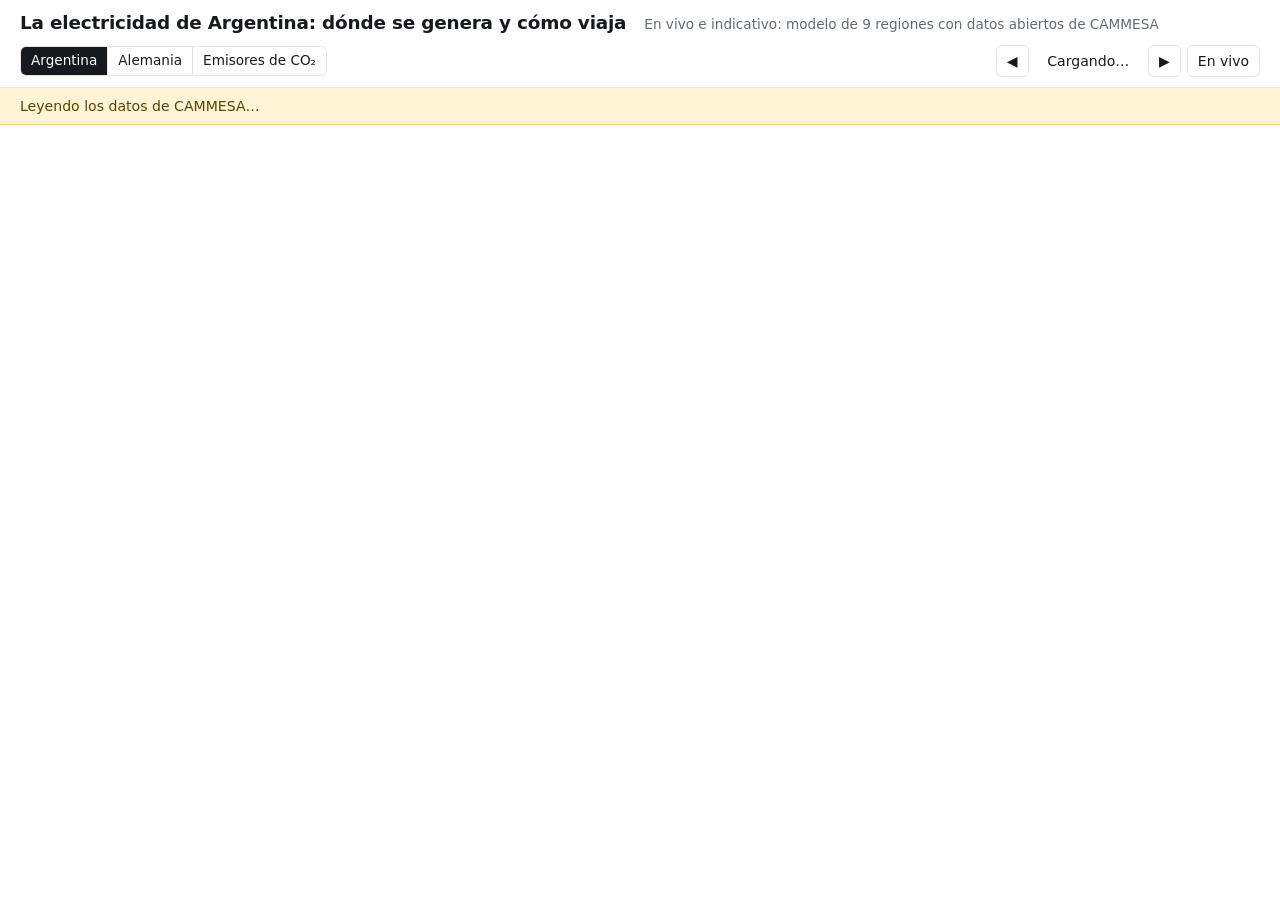
<file: index.html>
<!doctype html>
<html lang="es">
<head>
<meta charset="utf-8">
<meta name="viewport" content="width=device-width, initial-scale=1">
<title>Monitor de Energía Argentina</title>
<meta name="description" content="Mapa indicativo de dónde se genera la electricidad en Argentina, dónde se consume y cómo fluye entre regiones, con datos abiertos de CAMMESA.">
<link rel="icon" href="data:image/svg+xml,%3Csvg xmlns='http://www.w3.org/2000/svg' viewBox='0 0 64 64'%3E%3Ccircle cx='32' cy='32' r='30' fill='%2374acdf'/%3E%3Cpath d='M35 8 L18 36 H30 L27 56 L46 27 H34 Z' fill='%23ffffff'/%3E%3C/svg%3E">
<link rel="stylesheet" href="estilos.css?v=2026112407">
</head>
<body>
<header class="barra">
  <div class="titulo">
    <h1>La electricidad de Argentina: dónde se genera y cómo viaja</h1>
    <p>En vivo e indicativo: modelo de 9 regiones con datos abiertos de CAMMESA</p>
  </div>
  <nav class="paises" aria-label="País"><a href="./" aria-current="page">Argentina</a><a href="de/" lang="de">Alemania</a><a href="emisiones/">Emisores de CO₂</a></nav>
  <div class="tiempo">
    <button id="atras" class="btn" aria-label="5 minutos antes">◀</button>
    <span id="horaTxt" class="hora-txt">Cargando…</span>
    <button id="adelante" class="btn" aria-label="5 minutos después">▶</button>
    <button id="vivo" class="btn vivo">En vivo</button>
  </div>
</header>

<div id="aviso" class="aviso" hidden></div>

<main class="app">
  <section class="mapa-zona" aria-label="Mapa">
    <svg id="mapa" role="img" aria-label="Mapa de las regiones eléctricas de Argentina"></svg>

    <div class="zoom">
      <button id="zMas" aria-label="Acercar">+</button>
      <button id="zMenos" aria-label="Alejar">−</button>
      <button id="zAjustar" aria-label="Ver todo el país">⤢</button>
    </div>

    <div class="panel capas">
      <label><input type="checkbox" id="capaBurbujas" checked> Generación por región</label>
      <label><input type="checkbox" id="capaValores" checked> Valores de los flujos</label>
      <hr>
      <h3>Colorear regiones por</h3>
      <label><input type="radio" name="modo" value="balance" checked> Exporta / importa</label>
      <label><input type="radio" name="modo" value="carbono"> Carbono (estimado)</label>
      <label><input type="radio" name="modo" value="temp"> Temperatura</label>
      <label><input type="radio" name="modo" value="origen"> Abastece a la región elegida</label>
    </div>

    <div class="panel leyenda" id="leyenda"></div>
    <div id="tooltip" class="tooltip" hidden></div>
  </section>

  <aside class="lateral">
    <section>
      <h2>El país ahora</h2>
      <div class="kpis kpis3">
        <div><span class="kpi-v" id="kDem">–</span><span class="kpi-l">MW de demanda</span></div>
        <div><span class="kpi-v" id="kGen">–</span><span class="kpi-l">MW generados + importados</span></div>
        <div><span class="kpi-v" id="kCo2">–</span><span class="kpi-l">gCO₂/kWh (estimado)</span></div>
      </div>
      <div id="mixNac"></div>
    </section>

    <section>
      <h2>Últimas 24 horas</h2>
      <div id="dia"></div>
    </section>

    <section id="campo">
      <h2>Para el campo <small>(clima y energía)</small></h2>
      <label class="agro-reg">Región <select id="agroReg"></select></label>
      <div id="agroClima"></div>
      <h3>Mejores horas en las próximas 24 h</h3>
      <div id="agroHoras"></div>
      <h3>Estado de la red por región</h3>
      <div id="agroRed"></div>
      <h3>Huella de carbono por hora <small>(estimada)</small></h3>
      <div id="agroCo2"></div>
    </section>

    <section>
      <h2 id="regTitulo">Elegí una región</h2>
      <div id="regDetalle"></div>
    </section>

    <section>
      <h2>Flujos entre regiones <small>(estimados)</small></h2>
      <div id="listaFlujos" class="origenes"></div>
    </section>

    <details class="metodo">
      <summary>Cómo se calcula, y sus límites</summary>
      <ul>
        <li><strong>Generación y demanda por región</strong> vienen directo de la API abierta de CAMMESA (<code>api.cammesa.com/demanda-svc</code>). Se usa la última hora en la que ya llegaron datos de todas las regiones, porque el último intervalo suele llegar incompleto.</li>
        <li><strong>Los flujos entre regiones son un modelo indicativo, no mediciones de líneas.</strong> Se estiman con una aproximación lineal de flujo de potencia sobre una red reducida de 12 corredores entre regiones vecinas, con impedancias aproximadas.</li>
        <li><strong>"De dónde viene"</strong> reparte la energía que recibe una región entre las regiones que la generan, siguiendo los flujos estimados en proporción.</li>
        <li><strong>Importación y no asignado:</strong> CAMMESA da la importación como un solo número, sin país ni punto de entrada. La hidráulica de Yacyretá no figura en ninguna región de CAMMESA: se asigna al NEA. Si queda generación sin región, se muestra junto con la importación como "sin ubicar" y se reparte entre las regiones en proporción a su demanda.</li>
        <li><strong>Carbono:</strong> CAMMESA agrupa la generación en hidráulica, térmica, nuclear y renovable. Se estima 450 gCO₂/kWh para la térmica y 0 para el resto, así que es una aproximación.</li>
        <li>Los valores negativos pequeños de la API (por ejemplo, consumo propio de centrales) se llevan a 0. Tierra del Fuego no está conectada al sistema nacional y no tiene datos.</li>
        <li>No incluye precios ni centrales en tiempo real: la API abierta no los publica.</li>
        <li><strong>Para el campo:</strong> el pronóstico es de un punto por región (Buenos Aires, 9 de Julio, Rosario, Resistencia, Tucumán, Córdoba, Mendoza, Neuquén y Trelew). Las mejores horas combinan menor demanda y más renovables (según las últimas 24 h, suponiendo que el patrón se repite) con el clima previsto: poco viento y poca evaporación para regar, aire seco para secar granos, horas frescas para enfriar. Son una guía, no un cálculo de costos.</li>
      </ul>
      <p class="pista">Contornos de provincias de dominio público, agrupados por región de CAMMESA. El Gran Buenos Aires es un área aproximada.</p>
      <p class="pista">Clima: <a href="https://open-meteo.com" rel="noopener">Open-Meteo.com</a>, licencia <a href="https://creativecommons.org/licenses/by/4.0/deed.es" rel="noopener">CC BY 4.0</a>.</p>
    </details>
  </aside>
</main>

<script src="app.js?v=2026112407"></script>
<script src="agro.js?v=2026112407"></script>
</body>
</html>
</file>
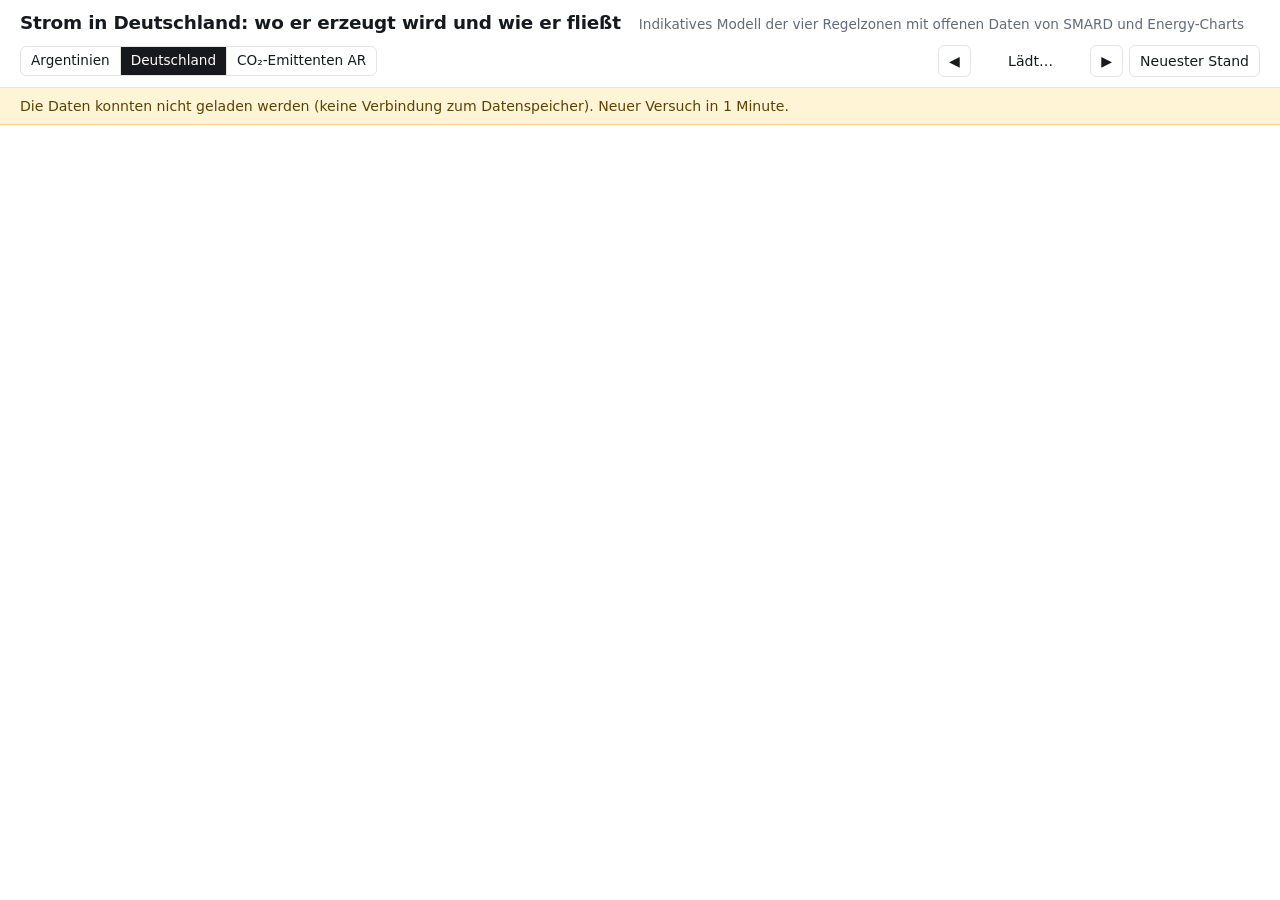
<file: de/index.html>
<!doctype html>
<html lang="de">
<head>
<meta charset="utf-8">
<meta name="viewport" content="width=device-width, initial-scale=1">
<title>Strommonitor Deutschland</title>
<meta name="description" content="Indikative Karte: wo in Deutschland Strom erzeugt und verbraucht wird und wie er zwischen den vier Regelzonen und den Nachbarländern fließt. Offene Daten von SMARD und Energy-Charts.">
<link rel="icon" href="data:image/svg+xml,%3Csvg xmlns='http://www.w3.org/2000/svg' viewBox='0 0 64 64'%3E%3Ccircle cx='32' cy='32' r='30' fill='%23e0a030'/%3E%3Cpath d='M35 8 L18 36 H30 L27 56 L46 27 H34 Z' fill='%23ffffff'/%3E%3C/svg%3E">
<link rel="stylesheet" href="estilos.css?v=2026112402">
</head>
<body>
<header class="barra">
  <div class="titulo">
    <h1>Strom in Deutschland: wo er erzeugt wird und wie er fließt</h1>
    <p>Indikatives Modell der vier Regelzonen mit offenen Daten von SMARD und Energy-Charts</p>
  </div>
  <nav class="paises" aria-label="Land"><a href="../" lang="es">Argentinien</a><a href="./" aria-current="page">Deutschland</a><a href="../emisiones/" lang="es">CO₂-Emittenten AR</a></nav>
  <div class="tiempo">
    <button id="atras" class="btn" aria-label="15 Minuten zurück">◀</button>
    <span id="horaTxt" class="hora-txt">Lädt…</span>
    <button id="adelante" class="btn" aria-label="15 Minuten vor">▶</button>
    <button id="vivo" class="btn vivo">Neuester Stand</button>
  </div>
</header>

<div id="aviso" class="aviso" hidden></div>

<main class="app">
  <section class="mapa-zona" aria-label="Karte">
    <svg id="mapa" role="img" aria-label="Karte der vier Regelzonen in Deutschland"></svg>

    <div class="zoom">
      <button id="zMas" aria-label="Vergrößern">+</button>
      <button id="zMenos" aria-label="Verkleinern">−</button>
      <button id="zAjustar" aria-label="Ganz Deutschland zeigen">⤢</button>
    </div>

    <div class="panel capas">
      <label><input type="checkbox" id="capaBurbujas" checked> Erzeugung je Regelzone</label>
      <label><input type="checkbox" id="capaGrenzen" checked> Flüsse mit Nachbarländern</label>
      <label><input type="checkbox" id="capaValores" checked> Werte der Flüsse</label>
      <hr>
      <h3>Regelzonen einfärben nach</h3>
      <label><input type="radio" name="modo" value="balance" checked> Export / Import</label>
      <label><input type="radio" name="modo" value="carbono"> CO₂ (geschätzt)</label>
      <label><input type="radio" name="modo" value="origen"> Versorgt die gewählte Zone</label>
    </div>

    <div class="panel leyenda" id="leyenda"></div>
    <div id="tooltip" class="tooltip" hidden></div>
  </section>

  <aside class="lateral">
    <section>
      <h2>Deutschland jetzt</h2>
      <div id="jetzt"></div>
    </section>

    <section>
      <h2>Strompreis heute und morgen <small>(Day-Ahead)</small></h2>
      <div id="preis"></div>
    </section>

    <section id="campo">
      <h2>Für die Landwirtschaft <small>(Wetter und Strom)</small></h2>
      <label class="agro-reg">Regelzone <select id="agroReg"></select></label>
      <div id="agroClima"></div>
      <h3>Beste Stunden in den nächsten 24 h</h3>
      <div id="agroHoras"></div>
      <h3>Netzlage und Wetter je Zone</h3>
      <div id="agroRed"></div>
      <h3>CO₂ je Stunde <small>(geschätzt)</small></h3>
      <div id="agroCo2"></div>
    </section>

    <section>
      <h2>Letzte 24 Stunden</h2>
      <div id="dia"></div>
    </section>

    <section>
      <h2 id="regTitulo">Regelzone wählen</h2>
      <div id="regDetalle"></div>
    </section>

    <section>
      <h2>Stromflüsse <small id="flujosHora"></small></h2>
      <div id="listaFlujos" class="origenes"></div>
    </section>

    <details class="metodo">
      <summary>Wie es berechnet wird, und die Grenzen</summary>
      <ul>
        <li><strong>Erzeugung und Verbrauch je Regelzone</strong> (50Hertz, Amprion, TenneT, TransnetBW) stammen von SMARD. SMARD veröffentlicht diese Werte mit etwa einem Tag Verzögerung, deshalb zeigt die Karte den neuesten vollständig veröffentlichten Stand. „Deutschland jetzt“ und die Preise sind aktueller (Energy-Charts, etwa 1 bis 2 Stunden Verzögerung).</li>
        <li><strong>Die Flüsse zwischen den Regelzonen sind ein indikatives Modell, keine Messungen.</strong> Sie werden mit einer linearen Lastfluss-Näherung (DC) über ein vereinfachtes Netz aus 4 Verbindungen mit ungefähren Impedanzen geschätzt.</li>
        <li><strong>Flüsse mit den Nachbarländern</strong> sind gemessene physikalische Flüsse je Land (Energy-Charts). Die Aufteilung eines Landes auf die Regelzonen, an die es grenzt, ist eine Näherung.</li>
        <li><strong>„Nicht zugeordnet“:</strong> Erzeugung, Verbrauch und Grenzflüsse kommen aus verschiedenen Meldungen und gehen nicht genau auf (meist einige GW). Die Differenz wird anteilig nach Verbrauch auf die Zonen verteilt und so angezeigt.</li>
        <li><strong>„Woher kommt der Strom“</strong> verteilt den Strom, den eine Zone erhält, proportional entlang der geschätzten Flüsse auf die erzeugenden Zonen und die Importe.</li>
        <li><strong>CO₂:</strong> geschätzt mit festen Faktoren: Braunkohle 1.100, Steinkohle 850, Erdgas 400, sonstige konventionelle 650 gCO₂/kWh, alles andere 0. Importe zählen nicht mit.</li>
        <li>Die Grenzen der Regelzonen sind ungefähr (nach Bundesländern zusammengefasst).</li>
        <li><strong>Für die Landwirtschaft:</strong> Wettervorhersage für einen Ort je Zone (Magdeburg, Hannover, Köln, Stuttgart). Die besten Stunden verbinden den Day-Ahead-Preis mit dem Wetter: wenig Wind und Verdunstung zum Bewässern, trockene Luft zum Trocknen, kühle Stunden zum Kühlen. Nur ein Richtwert, keine Kostenrechnung.</li>
      </ul>
    </details>
    <p class="quelle">Daten: <a href="https://www.smard.de" rel="noopener">Bundesnetzagentur | SMARD.de</a> und <a href="https://www.energy-charts.info" rel="noopener">Energy-Charts (Fraunhofer ISE)</a>, Lizenz <a href="https://creativecommons.org/licenses/by/4.0/deed.de" rel="noopener">CC BY 4.0</a>. Wetter: <a href="https://open-meteo.com" rel="noopener">Open-Meteo.com</a> (CC BY 4.0). Karte: Natural Earth (gemeinfrei). Werte werden alle 15 Minuten abgerufen.</p>
  </aside>
</main>

<script src="app.js?v=2026112402"></script>
<script src="agro.js?v=2026112402"></script>
</body>
</html>
</file>
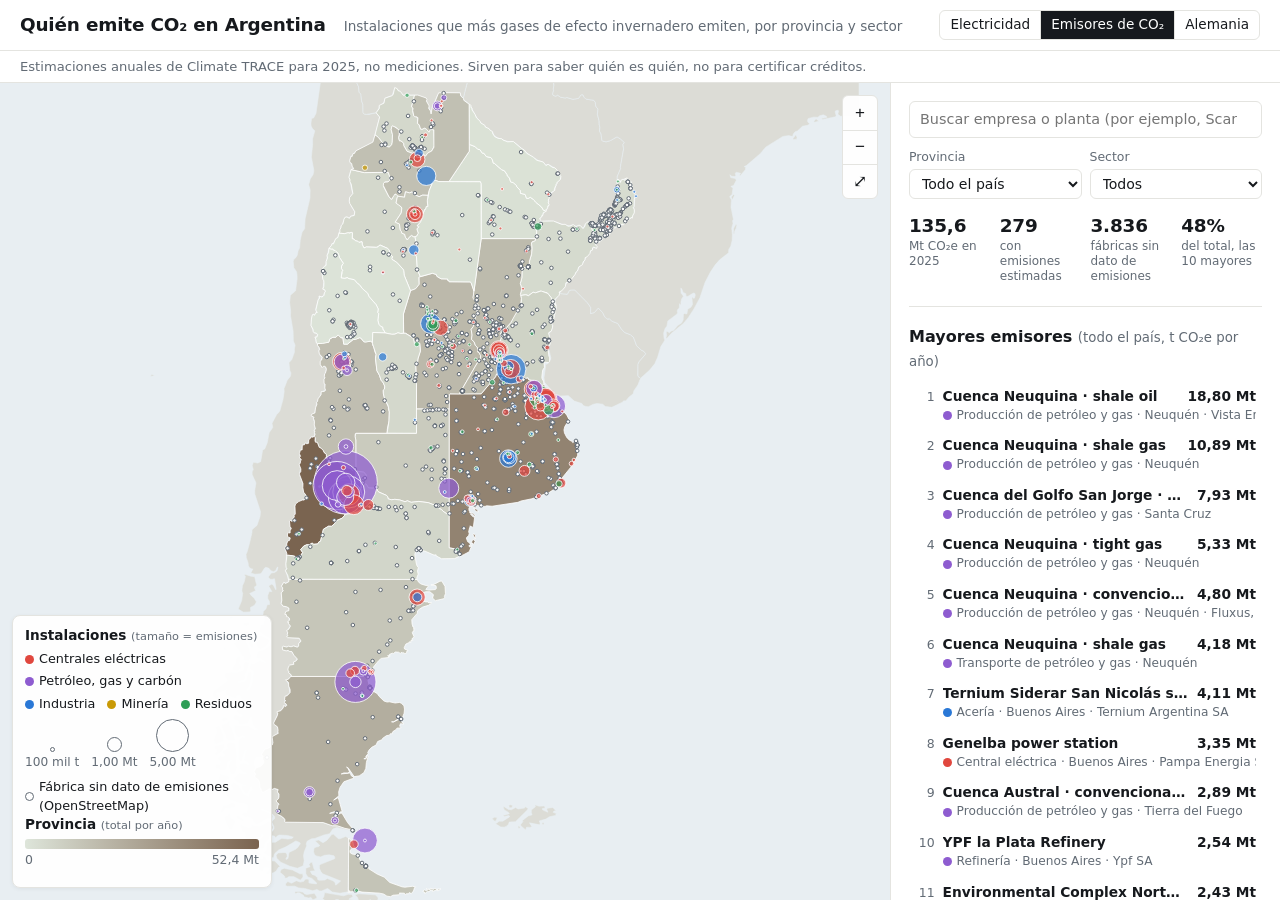
<file: emisiones/index.html>
<!doctype html>
<html lang="es">
<head>
<meta charset="utf-8">
<meta name="viewport" content="width=device-width, initial-scale=1">
<title>Emisores de CO₂ en Argentina</title>
<meta name="description" content="Mapa de las instalaciones que más gases de efecto invernadero emiten en Argentina, por provincia y por sector, con datos abiertos de Climate TRACE.">
<link rel="icon" href="data:image/svg+xml,%3Csvg xmlns='http://www.w3.org/2000/svg' viewBox='0 0 64 64'%3E%3Ccircle cx='32' cy='32' r='30' fill='%235b3b24'/%3E%3Ctext x='32' y='41' font-size='22' font-family='Arial' font-weight='700' text-anchor='middle' fill='%23ffffff'%3ECO2%3C/text%3E%3C/svg%3E">
<link rel="stylesheet" href="../estilos.css?v=2026112411">
<link rel="stylesheet" href="emisiones.css?v=2026112411">
</head>
<body>
<header class="barra">
  <div class="titulo">
    <h1>Quién emite CO₂ en Argentina</h1>
    <p>Instalaciones que más gases de efecto invernadero emiten, por provincia y sector</p>
  </div>
  <nav class="paises" aria-label="Secciones"><a href="../">Electricidad</a><a href="./" aria-current="page">Emisores de CO₂</a><a href="../de/" lang="de">Alemania</a></nav>
</header>

<p class="aviso-est" id="avisoEst">Estimaciones anuales de Climate TRACE, no mediciones.</p>
<div id="aviso" class="aviso" hidden></div>

<main class="app">
  <section class="mapa-zona" aria-label="Mapa">
    <svg id="mapa" role="img" aria-label="Mapa de Argentina con las instalaciones que emiten gases de efecto invernadero"></svg>
    <div class="zoom">
      <button id="zMas" aria-label="Acercar">+</button>
      <button id="zMenos" aria-label="Alejar">−</button>
      <button id="zAjustar" aria-label="Ver todo el país">⤢</button>
    </div>
    <div class="panel leyenda" id="leyenda"></div>
    <div id="tooltip" class="tooltip" hidden></div>
  </section>

  <aside class="lateral">
    <section>
      <label class="buscar"><input type="search" id="fBuscar" placeholder="Buscar empresa o planta (por ejemplo, Scania)" aria-label="Buscar empresa o planta"></label>
      <div class="filtros">
        <label>Provincia <select id="fProv"><option value="">Todo el país</option></select></label>
        <label>Sector <select id="fSector"><option value="">Todos</option></select></label>
      </div>
      <div class="kpis kpis4">
        <div><span class="kpi-v" id="kTot">–</span><span class="kpi-l" id="kTotL">Mt CO₂e por año</span></div>
        <div><span class="kpi-v" id="kN">–</span><span class="kpi-l">con emisiones estimadas</span></div>
        <div><span class="kpi-v" id="kNo">–</span><span class="kpi-l">fábricas sin dato de emisiones</span></div>
        <div><span class="kpi-v" id="kTop">–</span><span class="kpi-l" id="kTopL">del total, las 10 mayores</span></div>
      </div>
    </section>

    <section id="ficha" hidden></section>

    <section>
      <h2>Mayores emisores <small id="topSub"></small></h2>
      <ol id="ranking" class="ranking"></ol>
      <button id="verMas" class="btn ver-mas" hidden>Ver más</button>
      <p class="pista"><a id="csv" href="#" download="emisores-co2-argentina.csv">Descargar la lista en CSV</a></p>
    </section>

    <section id="bloqueOsm">
      <h2>Otras fábricas <small id="osmSub"></small></h2>
      <p class="pista" style="margin:0 0 8px">Sin dato de emisiones: figuran en OpenStreetMap pero no en Climate TRACE.</p>
      <ul id="listaOsm" class="ranking sin-num"></ul>
      <button id="verMasO" class="btn ver-mas" hidden>Ver más</button>
    </section>

    <section>
      <h2>Por provincia <small>(Mt CO₂e por año)</small></h2>
      <div id="porProv" class="mixfilas"></div>
    </section>

    <section>
      <h2>Por sector <small id="porSecSub">(Mt CO₂e por año)</small></h2>
      <div id="porSec" class="mixfilas"></div>
    </section>

    <details class="metodo">
      <summary>De dónde salen los datos, y sus límites</summary>
      <ul>
        <li><strong>Fuente:</strong> <a href="https://climatetrace.org" rel="noopener">Climate TRACE</a>, una coalición independiente que estima las emisiones de cada instalación con imágenes satelitales, datos de capacidad y modelos. Licencia <a href="https://creativecommons.org/licenses/by/4.0/deed.es" rel="noopener">CC BY 4.0</a>. <span id="metaVer"></span></li>
        <li><strong>Son estimaciones, no mediciones.</strong> Sirven para saber quién es quién y ordenar prioridades, no para certificar ni vender créditos de carbono.</li>
        <li>Las cifras son <strong>CO₂ equivalente</strong> (CO₂ más metano y óxido nitroso, a 100 años), en toneladas por año.</li>
        <li><strong>Petróleo y gas:</strong> la producción y el transporte figuran por cuenca y tipo de recurso (por ejemplo, Cuenca Neuquina, shale oil), no por pozo. El punto es el centro de la cuenca, así que la provincia es aproximada.</li>
        <li><strong>Feedlots:</strong> Climate TRACE los estima en una grilla, no por establecimiento. Se suman en los totales por provincia y sector, pero no se dibujan.</li>
        <li>No incluye transporte, edificios ni uso del suelo, que Climate TRACE estima por área y no por instalación.</li>
        <li>Propietarios: cuando Climate TRACE los informa. Muchas instalaciones no tienen.</li>
        <li><strong>Otras fábricas (sin dato de emisiones):</strong> plantas industriales con nombre cargadas en <a href="https://www.openstreetmap.org" rel="noopener">OpenStreetMap</a>, el mapa colaborativo. No traen emisiones. Pueden faltar fábricas o haber algunas cerradas; el rubro se deduce del nombre y puede fallar. Se omiten parques industriales, depósitos y las que ya figuran en Climate TRACE. <span id="osmMeta"></span></li>
        <li>La provincia se asigna por la ubicación del punto.</li>
      </ul>
      <p class="pista">Contornos de provincias: Natural Earth (dominio público). Fábricas: © colaboradores de <a href="https://www.openstreetmap.org/copyright" rel="noopener">OpenStreetMap</a>, licencia ODbL.</p>
    </details>
  </aside>
</main>

<script src="emisiones.js?v=2026112411"></script>
</body>
</html>
</file>
<file: estilos.css>
:root {
  --fondo: #ffffff;
  --texto: #16191d;
  --suave: #626b75;
  --borde: #e4e4e0;
  --mar: #e8eef2;
  --tierra: #dcdcd6;
  --panel: rgba(255, 255, 255, 0.94);
  --acento: #2a78d6;
  --importa: #3a76d8;
  --exporta: #e0473e;
  --neutro: #f7f6f2;
  --co2-bajo: #e9f4ea;
  --co2-alto: #5b3b24;
  --flujo: #16191d;
  --hidraulico: #2a78d6;
  --termico: #19a9b0;
  --nuclear: #e7b416;
  --renovable: #2f9e57;
  --importacion: #8e5cd0;
  --sinubicar: #a9a59b;
  --pos: #c2382f;
  --neg: #2a65c4;
}
@media (prefers-color-scheme: dark) {
  :root:not([data-theme="light"]) {
    --fondo: #121519; --texto: #e8eaed; --suave: #9aa3ad; --borde: #2b3138; --mar: #18212a; --tierra: #262b31;
    --panel: rgba(28, 32, 37, 0.94); --acento: #5aa2ee; --importa: #4f8ae6; --exporta: #e8645b; --neutro: #2c3137;
    --co2-bajo: #2a3a2e; --co2-alto: #c79a6b; --flujo: #f2f4f6; --sinubicar: #74706a; --pos: #f07a70; --neg: #79a9f0;
  }
}
:root[data-theme="dark"] {
  --fondo: #121519; --texto: #e8eaed; --suave: #9aa3ad; --borde: #2b3138; --mar: #18212a; --tierra: #262b31;
  --panel: rgba(28, 32, 37, 0.94); --acento: #5aa2ee; --importa: #4f8ae6; --exporta: #e8645b; --neutro: #2c3137;
  --co2-bajo: #2a3a2e; --co2-alto: #c79a6b; --flujo: #f2f4f6; --sinubicar: #74706a; --pos: #f07a70; --neg: #79a9f0;
}
* { box-sizing: border-box; }
html, body { height: 100%; }
body {
  margin: 0; background: var(--fondo); color: var(--texto);
  font: 14px/1.45 Inter, system-ui, -apple-system, "Segoe UI", Roboto, sans-serif;
  display: flex; flex-direction: column;
}
h1 { font-size: 1.15rem; margin: 0; letter-spacing: -0.01em; }
h2 { font-size: 1rem; margin: 0 0 10px; }
h3 { font-size: .85rem; margin: 14px 0 6px; }
h2 small, h3 small { color: var(--suave); font-weight: 400; }
.pista { color: var(--suave); font-size: .82rem; margin: 8px 0 0; }

/* Barra superior */
.barra { display: flex; flex-wrap: wrap; align-items: center; justify-content: space-between; gap: 8px 20px; padding: 10px 20px; border-bottom: 1px solid var(--borde); }
.titulo { display: flex; flex-wrap: wrap; align-items: baseline; gap: 2px 18px; min-width: 0; }
.titulo p { margin: 0; color: var(--suave); font-size: .85rem; }
.tiempo { display: flex; align-items: center; gap: 6px; }
.btn { border: 1px solid var(--borde); background: var(--fondo); color: var(--texto); border-radius: 6px; padding: 5px 10px; font: inherit; cursor: pointer; }
.btn:disabled { opacity: .35; cursor: default; }
.btn.vivo.activo { background: var(--texto); color: var(--fondo); border-color: var(--texto); }
.hora-txt { font-variant-numeric: tabular-nums; min-width: 12ch; text-align: center; font-size: .88rem; }
.aviso { margin: 0; padding: 8px 20px; background: #fff4d6; color: #5a4300; border-bottom: 1px solid #f0d78a; font-size: .88rem; }
@media (prefers-color-scheme: dark) { :root:not([data-theme="light"]) .aviso { background: #3a3014; color: #f3dea0; border-color: #6b5a22; } }

/* Disposición: mapa + columna lateral */
.app { flex: 1; min-height: 0; display: grid; grid-template-columns: minmax(0, 1fr) 390px; }
.mapa-zona { position: relative; min-height: 0; overflow: hidden; background: var(--mar); }
#mapa { position: absolute; inset: 0; width: 100%; height: 100%; display: block; touch-action: none; cursor: grab; user-select: none; }
#mapa:active { cursor: grabbing; }
.lateral { border-left: 1px solid var(--borde); overflow-y: auto; padding: 18px 18px 28px; display: grid; gap: 22px; align-content: start; }
.lateral > section + section, .lateral > details { border-top: 1px solid var(--borde); padding-top: 18px; }

/* Mapa */
.mar { fill: var(--mar); }
.vecino { fill: var(--tierra); stroke: var(--mar); stroke-width: .6; }
.region { stroke: var(--fondo); stroke-width: 1; cursor: pointer; transition: fill .35s; }
.region:hover { stroke: var(--texto); stroke-width: 1.4; }
.region:focus { outline: none; }
.region:focus-visible, .region.sel { stroke: var(--texto); stroke-width: 2.2; }
.sinred { fill: var(--tierra); stroke: var(--fondo); stroke-width: 1; }
.flujo { stroke: var(--flujo); stroke-linecap: round; opacity: .82; stroke-dasharray: 7 7; animation: correr 1.1s linear infinite; }
@keyframes correr { to { stroke-dashoffset: -14; } }
@media (prefers-reduced-motion: reduce) { .flujo { animation: none; } }
.flecha { fill: var(--flujo); pointer-events: none; }
.torta path, .torta circle { stroke: none; }
.torta { opacity: .93; cursor: pointer; }
.torta-borde { fill: none; stroke: var(--fondo) !important; stroke-width: 1; }
.nodo { fill: var(--texto); cursor: pointer; }
.etq { font-size: 14px; font-weight: 600; fill: var(--texto); paint-order: stroke; stroke: var(--fondo); stroke-width: 3.5px; stroke-linejoin: round; pointer-events: none; }
.etq-mw { font-size: 12.5px; font-weight: 600; fill: var(--texto); paint-order: stroke; stroke: var(--fondo); stroke-width: 3.5px; stroke-linejoin: round; pointer-events: none; dominant-baseline: central; }

.zoom { position: absolute; top: 12px; right: 12px; display: grid; background: var(--panel); border: 1px solid var(--borde); border-radius: 6px; overflow: hidden; }
.zoom button { width: 34px; height: 34px; border: 0; background: transparent; color: var(--texto); font-size: 17px; cursor: pointer; }
.zoom button + button { border-top: 1px solid var(--borde); }
.panel { position: absolute; left: 12px; background: var(--panel); border: 1px solid var(--borde); border-radius: 8px; padding: 10px 12px; font-size: .85rem; box-shadow: 0 1px 4px rgba(0,0,0,.06); }
.panel h3 { margin: 4px 0 4px; }
.panel label { display: flex; gap: 7px; align-items: center; padding: 2px 0; cursor: pointer; }
.panel hr { border: 0; border-top: 1px solid var(--borde); margin: 8px 0; }
.capas { top: 12px; }
.leyenda { bottom: 12px; width: 260px; }
.leyenda h3 { margin-top: 0; }
.escala { display: block; height: 10px; border-radius: 3px; }
.escala-txt { display: flex; justify-content: space-between; color: var(--suave); font-size: .78rem; margin: 2px 0 8px; }
.ley-fila { display: flex; gap: 8px; align-items: center; margin: 3px 0; }
.ley-linea { display: inline-block; width: 26px; height: 3px; background: var(--flujo); border-radius: 2px; flex: none; }
.ley-torta { display: inline-block; width: 14px; height: 14px; border-radius: 50%; background: conic-gradient(var(--hidraulico) 0 35%, var(--termico) 0 75%, var(--nuclear) 0 82%, var(--renovable) 0); flex: none; margin: 0 6px; }
.ley-tipos { display: flex; flex-wrap: wrap; gap: 3px 12px; margin-top: 6px; font-size: .8rem; }
.ley-tipos span::before { content: ""; display: inline-block; width: 10px; height: 10px; border-radius: 2px; margin-right: 5px; background: var(--c); vertical-align: -1px; }
.tooltip { position: absolute; pointer-events: none; background: var(--panel); border: 1px solid var(--borde); border-radius: 6px; padding: 6px 9px; font-size: .82rem; box-shadow: 0 4px 12px rgba(0,0,0,.15); max-width: 240px; z-index: 5; }

/* Columna lateral */
.kpis { display: grid; gap: 10px; }
.kpis3 { grid-template-columns: repeat(3, minmax(0, 1fr)); }
.kpi-v { display: block; font-size: 1.35rem; font-weight: 700; font-variant-numeric: tabular-nums; letter-spacing: -0.01em; }
.kpi-l { display: block; font-size: .75rem; color: var(--suave); line-height: 1.25; }
.pos { color: var(--pos); } .neg { color: var(--neg); }
.mixfilas, .origenes { display: grid; gap: 5px; margin-top: 12px; }
.mf { display: grid; grid-template-columns: minmax(0, 1.25fr) minmax(0, 1fr) auto auto; gap: 8px; align-items: center; font-size: .85rem; font-variant-numeric: tabular-nums; }
.origenes .mf { grid-template-columns: minmax(0, 1.4fr) minmax(0, 1fr) auto; }
.mf-n { display: flex; align-items: center; gap: 6px; min-width: 0; }
.mf-n i { width: 10px; height: 10px; border-radius: 2px; flex: none; }
.mf-b { height: 8px; background: var(--neutro); border-radius: 3px; overflow: hidden; }
.mf-b i { display: block; height: 100%; border-radius: 3px; }
.mf-v { text-align: right; color: var(--suave); min-width: 6ch; }
.mf-p { text-align: right; font-weight: 600; min-width: 4ch; }
.barra-apilada { display: flex; height: 14px; border-radius: 4px; overflow: hidden; background: var(--neutro); }
.barra-apilada i { display: block; height: 100%; }
.metodo summary { font-weight: 600; cursor: pointer; }
.metodo ul { padding-left: 18px; margin: 10px 0 0; font-size: .85rem; }
.metodo li { margin-bottom: 6px; }
code { font-size: .85em; }

/* Celular y pantallas angostas: todo en una columna */
@media (max-width: 900px) {
  body { display: block; }
  .barra { padding: 10px 16px; }
  .app { display: block; }
  .mapa-zona { height: 72vh; min-height: 420px; }
  .capas { top: auto; bottom: 12px; }
  .leyenda { position: static; width: auto; margin: 0; border-radius: 0; border-width: 1px 0 0; box-shadow: none; }
  .mapa-zona { overflow: visible; }
  .lateral { border-left: 0; overflow: visible; padding: 16px; }
}
@media (max-width: 900px) {
  .mapa-zona { display: flex; flex-direction: column; height: auto; min-height: 0; }
  .mapa-zona #mapa { position: relative; height: 68vh; min-height: 380px; }
  .capas { position: static; border-radius: 0; border-width: 1px 0 0; box-shadow: none; }
}

/* Sin datos reales todavía: no se muestra ningún número, solo el aviso */
body.sin-datos .app { display: none; }

/* El día de hoy */
.dia-datos { display: grid; grid-template-columns: repeat(2, minmax(0, 1fr)); gap: 10px; margin-bottom: 10px; }
.dia-datos .kpi-v { font-size: 1.2rem; }
.dia-graf { width: 100%; height: auto; display: block; }
.dia-graf text { font-size: 11px; fill: var(--suave); }
.dia-barra { fill: color-mix(in srgb, var(--renovable) min(100%, calc(var(--r) * 250%)), var(--sinubicar)); cursor: pointer; }
.dia-barra.actual { stroke: var(--texto); stroke-width: 2; }
.dia-barra.sin-mapa { cursor: default; opacity: .75; }
.dia-datos small { font-size: .7rem; font-weight: 400; color: var(--suave); }

/* Selector de país */
.paises { display: inline-flex; border: 1px solid var(--borde); border-radius: 6px; overflow: hidden; font-size: .85rem; }
.paises a { padding: 4px 10px; color: var(--texto); text-decoration: none; }
.paises a + a { border-left: 1px solid var(--borde); }
.paises a[aria-current] { background: var(--texto); color: var(--fondo); }

/* Para el campo */
#campo .kpis3 { row-gap: 12px; }
.agro-reg { display: flex; align-items: center; gap: 8px; font-size: .85rem; color: var(--suave); margin-bottom: 10px; }
.agro-reg select { font: inherit; color: var(--texto); background: var(--fondo); border: 1px solid var(--borde); border-radius: 6px; padding: 4px 8px; }
.agro-nota { margin: 10px 0 0; padding: 6px 10px; border-radius: 6px; background: color-mix(in srgb, var(--acento) 12%, transparent); font-size: .85rem; }
.agro-filas { display: grid; gap: 8px; }
.agro-fila { display: grid; grid-template-columns: minmax(0, 1fr) auto; gap: 0 10px; align-items: baseline; }
.agro-n { font-weight: 600; font-size: .88rem; }
.agro-v { font-weight: 700; font-variant-numeric: tabular-nums; text-align: right; }
.agro-v small { font-weight: 400; color: var(--suave); }
.agro-por { grid-column: 1 / -1; color: var(--suave); font-size: .78rem; }
.agro-tabla { display: grid; gap: 4px; font-size: .82rem; font-variant-numeric: tabular-nums; }
.agro-tabla > div { display: grid; grid-template-columns: minmax(0, 1.5fr) 0.8fr 0.9fr 0.9fr minmax(0, 1.3fr); gap: 6px; align-items: center; }
.agro-tabla > div > span:not(:first-child) { text-align: right; }
.agro-cab { color: var(--suave); font-size: .72rem; line-height: 1.2; }
.agro-est { font-size: .75rem; font-weight: 600; border-radius: 4px; padding: 1px 6px; justify-self: end; }
.agro-est.ok { color: var(--suave); }
.agro-est.media { background: color-mix(in srgb, #e7b416 25%, transparent); }
.agro-est.alta { background: color-mix(in srgb, var(--exporta) 25%, transparent); }
.agro-csv { margin-top: 10px; font-size: .82rem; }
.metodo a, .pista a { color: inherit; }
</file>
<file: de/estilos.css>
:root {
  --fondo: #ffffff;
  --texto: #16191d;
  --suave: #626b75;
  --borde: #e4e4e0;
  --mar: #e8eef2;
  --tierra: #dcdcd6;
  --panel: rgba(255, 255, 255, 0.94);
  --acento: #2a78d6;
  --importa: #3a76d8;
  --exporta: #e0473e;
  --neutro: #f7f6f2;
  --co2-bajo: #e9f4ea;
  --co2-alto: #5b3b24;
  --flujo: #16191d;
  --braunkohle: #8a5a33;
  --steinkohle: #4b4f55;
  --erdgas: #e07b39;
  --sonst_konv: #a3869d;
  --kernenergie: #e7b416;
  --biomasse: #6f9a2e;
  --wasser: #2a78d6;
  --wind_on: #58b6dc;
  --wind_off: #1c5aa6;
  --solar: #f2c12e;
  --sonst_ee: #93c58a;
  --pumpspeicher: #7a6fd0;
  --import: #c0479a;
  --renovable: #2f9e57;
  --billig: #2f9e57;
  --teuer: #d0533f;
  --sinubicar: #a9a59b;
  --pos: #c2382f;
  --neg: #2a65c4;
}
@media (prefers-color-scheme: dark) {
  :root:not([data-theme="light"]) {
    --fondo: #121519; --texto: #e8eaed; --suave: #9aa3ad; --borde: #2b3138; --mar: #18212a; --tierra: #262b31;
    --panel: rgba(28, 32, 37, 0.94); --acento: #5aa2ee; --importa: #4f8ae6; --exporta: #e8645b; --neutro: #2c3137;
    --co2-bajo: #2a3a2e; --co2-alto: #c79a6b; --steinkohle: #8d939b; --flujo: #f2f4f6; --sinubicar: #74706a; --pos: #f07a70; --neg: #79a9f0;
  }
}
:root[data-theme="dark"] {
  --fondo: #121519; --texto: #e8eaed; --suave: #9aa3ad; --borde: #2b3138; --mar: #18212a; --tierra: #262b31;
  --panel: rgba(28, 32, 37, 0.94); --acento: #5aa2ee; --importa: #4f8ae6; --exporta: #e8645b; --neutro: #2c3137;
  --co2-bajo: #2a3a2e; --co2-alto: #c79a6b; --steinkohle: #8d939b; --flujo: #f2f4f6; --sinubicar: #74706a; --pos: #f07a70; --neg: #79a9f0;
}
* { box-sizing: border-box; }
html, body { height: 100%; }
body {
  margin: 0; background: var(--fondo); color: var(--texto);
  font: 14px/1.45 Inter, system-ui, -apple-system, "Segoe UI", Roboto, sans-serif;
  display: flex; flex-direction: column;
}
h1 { font-size: 1.15rem; margin: 0; letter-spacing: -0.01em; }
h2 { font-size: 1rem; margin: 0 0 10px; }
h3 { font-size: .85rem; margin: 14px 0 6px; }
h2 small, h3 small { color: var(--suave); font-weight: 400; }
.pista { color: var(--suave); font-size: .82rem; margin: 8px 0 0; }

/* Barra superior */
.barra { display: flex; flex-wrap: wrap; align-items: center; justify-content: space-between; gap: 8px 20px; padding: 10px 20px; border-bottom: 1px solid var(--borde); }
.titulo { display: flex; flex-wrap: wrap; align-items: baseline; gap: 2px 18px; min-width: 0; }
.titulo p { margin: 0; color: var(--suave); font-size: .85rem; }
.tiempo { display: flex; align-items: center; gap: 6px; }
.btn { border: 1px solid var(--borde); background: var(--fondo); color: var(--texto); border-radius: 6px; padding: 5px 10px; font: inherit; cursor: pointer; }
.btn:disabled { opacity: .35; cursor: default; }
.btn.vivo.activo { background: var(--texto); color: var(--fondo); border-color: var(--texto); }
.hora-txt { font-variant-numeric: tabular-nums; min-width: 12ch; text-align: center; font-size: .88rem; }
.aviso { margin: 0; padding: 8px 20px; background: #fff4d6; color: #5a4300; border-bottom: 1px solid #f0d78a; font-size: .88rem; }
@media (prefers-color-scheme: dark) { :root:not([data-theme="light"]) .aviso { background: #3a3014; color: #f3dea0; border-color: #6b5a22; } }

/* Disposición: mapa + columna lateral */
.app { flex: 1; min-height: 0; display: grid; grid-template-columns: minmax(0, 1fr) 390px; }
.mapa-zona { position: relative; min-height: 0; overflow: hidden; background: var(--mar); }
#mapa { position: absolute; inset: 0; width: 100%; height: 100%; display: block; touch-action: none; cursor: grab; user-select: none; }
#mapa:active { cursor: grabbing; }
.lateral { border-left: 1px solid var(--borde); overflow-y: auto; padding: 18px 18px 28px; display: grid; gap: 22px; align-content: start; }
.lateral > section + section, .lateral > details { border-top: 1px solid var(--borde); padding-top: 18px; }

/* Mapa */
.mar { fill: var(--mar); }
.vecino { fill: var(--tierra); stroke: var(--mar); stroke-width: .6; }
.region { stroke: var(--fondo); stroke-width: 1; cursor: pointer; transition: fill .35s; }
.region:hover { stroke: var(--texto); stroke-width: 1.4; }
.region:focus { outline: none; }
.region:focus-visible, .region.sel { stroke: var(--texto); stroke-width: 2.2; }
.sinred { fill: var(--tierra); stroke: var(--fondo); stroke-width: 1; }
.flujo { stroke: var(--flujo); stroke-linecap: round; opacity: .82; stroke-dasharray: 7 7; animation: correr 1.1s linear infinite; }
@keyframes correr { to { stroke-dashoffset: -14; } }
@media (prefers-reduced-motion: reduce) { .flujo { animation: none; } }
.flecha { fill: var(--flujo); pointer-events: none; }
.torta path, .torta circle { stroke: none; }
.torta { opacity: .93; cursor: pointer; }
.torta-borde { fill: none; stroke: var(--fondo) !important; stroke-width: 1; }
.nodo { fill: var(--texto); cursor: pointer; }
.etq { font-size: 14px; font-weight: 600; fill: var(--texto); paint-order: stroke; stroke: var(--fondo); stroke-width: 3.5px; stroke-linejoin: round; pointer-events: none; }
.etq-mw { font-size: 12.5px; font-weight: 600; fill: var(--texto); paint-order: stroke; stroke: var(--fondo); stroke-width: 3.5px; stroke-linejoin: round; pointer-events: none; dominant-baseline: central; }

.zoom { position: absolute; top: 12px; right: 12px; display: grid; background: var(--panel); border: 1px solid var(--borde); border-radius: 6px; overflow: hidden; }
.zoom button { width: 34px; height: 34px; border: 0; background: transparent; color: var(--texto); font-size: 17px; cursor: pointer; }
.zoom button + button { border-top: 1px solid var(--borde); }
.panel { position: absolute; left: 12px; background: var(--panel); border: 1px solid var(--borde); border-radius: 8px; padding: 10px 12px; font-size: .85rem; box-shadow: 0 1px 4px rgba(0,0,0,.06); }
.panel h3 { margin: 4px 0 4px; }
.panel label { display: flex; gap: 7px; align-items: center; padding: 2px 0; cursor: pointer; }
.panel hr { border: 0; border-top: 1px solid var(--borde); margin: 8px 0; }
.capas { top: 12px; }
.leyenda { bottom: 12px; width: 260px; }
.leyenda h3 { margin-top: 0; }
.escala { display: block; height: 10px; border-radius: 3px; }
.escala-txt { display: flex; justify-content: space-between; color: var(--suave); font-size: .78rem; margin: 2px 0 8px; }
.ley-fila { display: flex; gap: 8px; align-items: center; margin: 3px 0; }
.ley-linea { display: inline-block; width: 26px; height: 3px; background: var(--flujo); border-radius: 2px; flex: none; }
.ley-torta { display: inline-block; width: 14px; height: 14px; border-radius: 50%; background: conic-gradient(var(--braunkohle) 0 20%, var(--erdgas) 0 45%, var(--wind_on) 0 75%, var(--solar) 0); flex: none; margin: 0 6px; }
.ley-tipos { display: flex; flex-wrap: wrap; gap: 3px 12px; margin-top: 6px; font-size: .8rem; }
.ley-tipos span::before { content: ""; display: inline-block; width: 10px; height: 10px; border-radius: 2px; margin-right: 5px; background: var(--c); vertical-align: -1px; }
.tooltip { position: absolute; pointer-events: none; background: var(--panel); border: 1px solid var(--borde); border-radius: 6px; padding: 6px 9px; font-size: .82rem; box-shadow: 0 4px 12px rgba(0,0,0,.15); max-width: 240px; z-index: 5; }

/* Columna lateral */
.kpis { display: grid; gap: 10px; }
.kpis3 { grid-template-columns: repeat(3, minmax(0, 1fr)); }
.kpi-v { display: block; font-size: 1.35rem; font-weight: 700; font-variant-numeric: tabular-nums; letter-spacing: -0.01em; }
.kpi-l { display: block; font-size: .75rem; color: var(--suave); line-height: 1.25; }
.pos { color: var(--pos); } .neg { color: var(--neg); }
.mixfilas, .origenes { display: grid; gap: 5px; margin-top: 12px; }
.mf { display: grid; grid-template-columns: minmax(0, 1.25fr) minmax(0, 1fr) auto auto; gap: 8px; align-items: center; font-size: .85rem; font-variant-numeric: tabular-nums; }
.origenes .mf { grid-template-columns: minmax(0, 1.4fr) minmax(0, 1fr) auto; }
.mf-n { display: flex; align-items: center; gap: 6px; min-width: 0; }
.mf-n i { width: 10px; height: 10px; border-radius: 2px; flex: none; }
.mf-b { height: 8px; background: var(--neutro); border-radius: 3px; overflow: hidden; }
.mf-b i { display: block; height: 100%; border-radius: 3px; }
.mf-v { text-align: right; color: var(--suave); min-width: 6ch; }
.mf-p { text-align: right; font-weight: 600; min-width: 4ch; }
.barra-apilada { display: flex; height: 14px; border-radius: 4px; overflow: hidden; background: var(--neutro); }
.barra-apilada i { display: block; height: 100%; }
.metodo summary { font-weight: 600; cursor: pointer; }
.metodo ul { padding-left: 18px; margin: 10px 0 0; font-size: .85rem; }
.metodo li { margin-bottom: 6px; }
code { font-size: .85em; }

/* Celular y pantallas angostas: todo en una columna */
@media (max-width: 900px) {
  body { display: block; }
  .barra { padding: 10px 16px; }
  .app { display: block; }
  .mapa-zona { height: 72vh; min-height: 420px; }
  .capas { top: auto; bottom: 12px; }
  .leyenda { position: static; width: auto; margin: 0; border-radius: 0; border-width: 1px 0 0; box-shadow: none; }
  .mapa-zona { overflow: visible; }
  .lateral { border-left: 0; overflow: visible; padding: 16px; }
}
@media (max-width: 900px) {
  .mapa-zona { display: flex; flex-direction: column; height: auto; min-height: 0; }
  .mapa-zona #mapa { position: relative; height: 68vh; min-height: 380px; }
  .capas { position: static; border-radius: 0; border-width: 1px 0 0; box-shadow: none; }
}

/* Sin datos reales todavía: no se muestra ningún número, solo el aviso */
body.sin-datos .app { display: none; }

/* El día de hoy */
.dia-datos { display: grid; grid-template-columns: repeat(2, minmax(0, 1fr)); gap: 10px; margin-bottom: 10px; }
.dia-datos .kpi-v { font-size: 1.2rem; }
.dia-graf { width: 100%; height: auto; display: block; }
.dia-graf text { font-size: 11px; fill: var(--suave); }
.dia-barra { fill: color-mix(in srgb, var(--renovable) min(100%, calc(var(--r) * 250%)), var(--sinubicar)); cursor: pointer; }
.dia-barra.actual { stroke: var(--texto); stroke-width: 2; }
.dia-barra.sin-mapa { cursor: default; opacity: .75; }
.dia-datos small { font-size: .7rem; font-weight: 400; color: var(--suave); }

/* Deutschland */
.pais { fill: var(--tierra); stroke: var(--mar); stroke-width: .6; }
.land-nodo { fill: var(--fondo); stroke: var(--suave); stroke-width: 1.2; }
.land-etq { font-size: 11.5px; fill: var(--suave); paint-order: stroke; stroke: var(--mar); stroke-width: 3px; pointer-events: none; }
.flujo.grenze { stroke: var(--import); opacity: .75; }
.flecha.grenze { fill: var(--import); }
.kpis4 { grid-template-columns: repeat(2, minmax(0, 1fr)); }
.preis-barra { fill: var(--sinubicar); }
.preis-barra.billig { fill: var(--billig); }
.preis-barra.teuer { fill: var(--teuer); }
.preis-barra.vorbei { opacity: .35; }
.preis-jetzt { stroke: var(--texto); stroke-width: 1.5; stroke-dasharray: 3 3; }
.dia-graf .tag { fill: var(--texto); font-weight: 600; }
.quelle { font-size: .78rem; color: var(--suave); margin: 0; }
.quelle a { color: inherit; }
.ohne { color: var(--suave); font-size: .85rem; }

/* Selector de país */
.paises { display: inline-flex; border: 1px solid var(--borde); border-radius: 6px; overflow: hidden; font-size: .85rem; }
.paises a { padding: 4px 10px; color: var(--texto); text-decoration: none; }
.paises a + a { border-left: 1px solid var(--borde); }
.paises a[aria-current] { background: var(--texto); color: var(--fondo); }

/* Para el campo */
#campo .kpis3 { row-gap: 12px; }
.agro-reg { display: flex; align-items: center; gap: 8px; font-size: .85rem; color: var(--suave); margin-bottom: 10px; }
.agro-reg select { font: inherit; color: var(--texto); background: var(--fondo); border: 1px solid var(--borde); border-radius: 6px; padding: 4px 8px; }
.agro-nota { margin: 10px 0 0; padding: 6px 10px; border-radius: 6px; background: color-mix(in srgb, var(--acento) 12%, transparent); font-size: .85rem; }
.agro-filas { display: grid; gap: 8px; }
.agro-fila { display: grid; grid-template-columns: minmax(0, 1fr) auto; gap: 0 10px; align-items: baseline; }
.agro-n { font-weight: 600; font-size: .88rem; }
.agro-v { font-weight: 700; font-variant-numeric: tabular-nums; text-align: right; }
.agro-v small { font-weight: 400; color: var(--suave); }
.agro-por { grid-column: 1 / -1; color: var(--suave); font-size: .78rem; }
.agro-tabla { display: grid; gap: 4px; font-size: .82rem; font-variant-numeric: tabular-nums; }
.agro-tabla > div { display: grid; grid-template-columns: minmax(0, 1.5fr) 0.8fr 0.9fr 0.9fr minmax(0, 1.3fr); gap: 6px; align-items: center; }
.agro-tabla > div > span:not(:first-child) { text-align: right; }
.agro-cab { color: var(--suave); font-size: .72rem; line-height: 1.2; }
.agro-est { font-size: .75rem; font-weight: 600; border-radius: 4px; padding: 1px 6px; justify-self: end; }
.agro-est.ok { color: var(--suave); }
.agro-est.media { background: color-mix(in srgb, #e7b416 25%, transparent); }
.agro-est.alta { background: color-mix(in srgb, var(--exporta) 25%, transparent); }
.agro-csv { margin-top: 10px; font-size: .82rem; }
.metodo a, .pista a { color: inherit; }
</file>
<file: emisiones/emisiones.css>
:root {
  --g-energia: #e0473e; --g-petroleo: #8e5cd0; --g-industria: #2a78d6;
  --g-mineria: #c99a06; --g-residuos: #2f9e57; --g-feedlot: #19a9b0;
}
@media (prefers-color-scheme: dark) {
  :root:not([data-theme="light"]) { --g-energia: #ef6c63; --g-petroleo: #a57ee0; --g-industria: #5aa2ee; --g-mineria: #e7b416; --g-residuos: #4cbc74; --g-feedlot: #3cc4ca; }
}
:root[data-theme="dark"] { --g-energia: #ef6c63; --g-petroleo: #a57ee0; --g-industria: #5aa2ee; --g-mineria: #e7b416; --g-residuos: #4cbc74; --g-feedlot: #3cc4ca; }

.aviso-est { margin: 0; padding: 6px 20px; font-size: .82rem; color: var(--suave); border-bottom: 1px solid var(--borde); }
.prov, .punto, #mapa .vecino { vector-effect: non-scaling-stroke; }
.prov { stroke: var(--fondo); stroke-width: .8; cursor: pointer; transition: fill .3s; }
.prov:hover { stroke: var(--texto); stroke-width: 1.2; }
.prov.sel { stroke: var(--texto); stroke-width: 2; }
.punto { fill-opacity: .72; stroke: var(--fondo); stroke-width: .8; cursor: pointer; }
.punto:hover, .punto.sel { fill-opacity: 1; stroke: var(--texto); stroke-width: 1.6; }

.filtros { display: grid; grid-template-columns: 1fr 1fr; gap: 8px; margin-bottom: 14px; }
.filtros label { display: grid; gap: 3px; font-size: .78rem; color: var(--suave); }
.filtros select { font: inherit; font-size: .88rem; color: var(--texto); background: var(--fondo); border: 1px solid var(--borde); border-radius: 6px; padding: 5px 8px; min-width: 0; }

.ranking { list-style: none; margin: 0; padding: 0; display: grid; gap: 2px; counter-reset: r; }
.ranking li { counter-increment: r; display: grid; grid-template-columns: 2.2ch minmax(0, 1fr) auto; gap: 0 8px; align-items: baseline; padding: 5px 6px; border-radius: 6px; cursor: pointer; }
.ranking li::before { content: counter(r); color: var(--suave); font-size: .78rem; text-align: right; font-variant-numeric: tabular-nums; }
.ranking li:hover, .ranking li.sel { background: var(--neutro); }
.rk-n { font-size: .86rem; font-weight: 600; overflow: hidden; text-overflow: ellipsis; white-space: nowrap; }
.rk-v { font-size: .86rem; font-weight: 700; font-variant-numeric: tabular-nums; text-align: right; }
.rk-d { grid-column: 2 / -1; font-size: .76rem; color: var(--suave); display: flex; align-items: center; gap: 5px; overflow: hidden; white-space: nowrap; text-overflow: ellipsis; }
.rk-d i, .mf-n i, .ley-g i { width: 9px; height: 9px; border-radius: 50%; flex: none; display: inline-block; }
.ver-mas { margin-top: 8px; width: 100%; }

#ficha .ficha-cab { display: flex; justify-content: space-between; gap: 10px; align-items: start; }
#ficha .ficha-cab h2 { margin: 0; }
#ficha .ficha-cerrar { border: 0; background: none; color: var(--suave); font-size: 20px; line-height: 1; cursor: pointer; padding: 0 4px; }
#ficha .ficha-sec { display: flex; align-items: center; gap: 6px; font-size: .82rem; color: var(--suave); margin: 4px 0 12px; }
#ficha .ficha-sec i { width: 9px; height: 9px; border-radius: 50%; }
#ficha dl { display: grid; grid-template-columns: auto minmax(0, 1fr); gap: 5px 12px; margin: 0; font-size: .85rem; }
#ficha dt { color: var(--suave); }
#ficha dd { margin: 0; }
#ficha .kpi-v { font-size: 1.5rem; }
.serie { width: 100%; height: auto; display: block; margin-top: 12px; }
.serie text { font-size: 10.5px; fill: var(--suave); }
.serie .v { fill: var(--texto); font-weight: 600; }

.ley-g { display: flex; flex-wrap: wrap; gap: 4px 12px; font-size: .8rem; }
.ley-g span { display: inline-flex; align-items: center; gap: 5px; }
.ley-tam { display: flex; align-items: flex-end; gap: 12px; margin-top: 6px; font-size: .76rem; color: var(--suave); }
.ley-tam span { display: grid; justify-items: center; gap: 2px; }
.ley-tam b { display: block; border-radius: 50%; border: 1px solid var(--suave); }
.mixfilas .mf { cursor: pointer; border-radius: 4px; }
.mixfilas .mf:hover, .mixfilas .mf.sel { background: var(--neutro); }
.mixfilas .mf { grid-template-columns: minmax(0, 1.3fr) minmax(0, 1fr) auto; }
.punto.osm { fill: var(--fondo); fill-opacity: .9; stroke: var(--suave); stroke-width: 1; }
.punto.osm:hover, .punto.osm.sel { stroke: var(--texto); stroke-width: 2; }
i.hueco { width: 9px; height: 9px; border-radius: 50%; border: 1.5px solid var(--suave); background: var(--fondo); flex: none; display: inline-block; box-sizing: border-box; }
.sd { color: var(--suave); font-weight: 600; }
.rk-v.sd { font-size: .76rem; font-weight: 400; }
.ranking.sin-num li { grid-template-columns: 0 minmax(0, 1fr) auto; gap: 0 8px; }
.ranking.sin-num li::before { content: ""; }
.buscar { display: block; margin-bottom: 10px; }
.buscar input { width: 100%; font: inherit; font-size: .9rem; color: var(--texto); background: var(--fondo); border: 1px solid var(--borde); border-radius: 6px; padding: 7px 10px; }
.kpis4 { grid-template-columns: repeat(4, minmax(0, 1fr)); }
.kpis4 .kpi-v { font-size: 1.15rem; }
@media (max-width: 480px) { .kpis4 { grid-template-columns: repeat(2, minmax(0, 1fr)); } }
</file>
